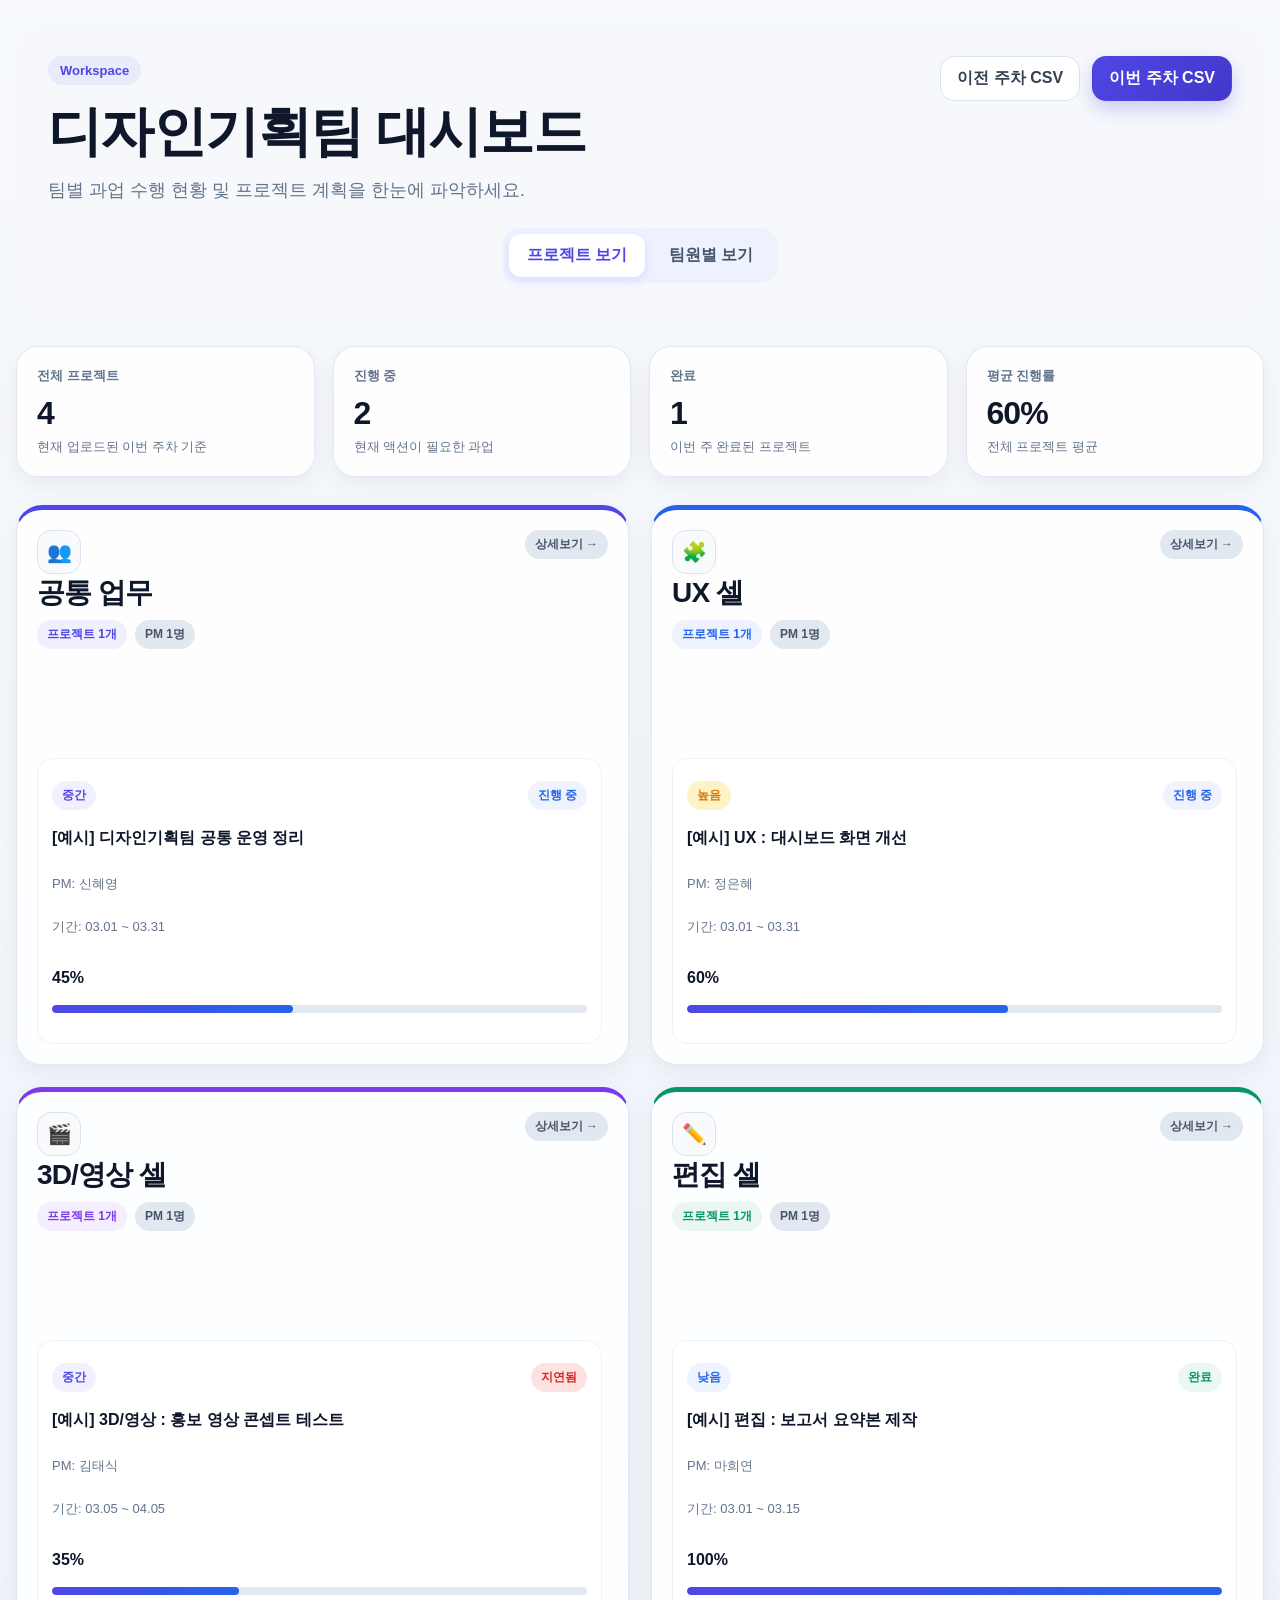
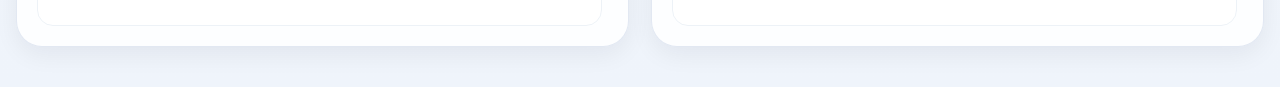
<file: index.html>
<!doctype html>
<html lang="ko">
<head>
  <meta charset="UTF-8" />
  <meta name="viewport" content="width=device-width, initial-scale=1.0" />
  <title>디자인기획팀 대시보드</title>
  <link rel="stylesheet" href="css/style.css" />
</head>
<body data-page="home">
  <div class="page-shell">
    <header class="hero-card">
      <div class="hero-chip">Workspace</div>
      <h1>디자인기획팀 대시보드</h1>
      <p class="hero-subtitle">팀별 과업 수행 현황 및 프로젝트 계획을 한눈에 파악하세요.</p>

      <div class="hero-actions">
        <div class="segmented" role="tablist" aria-label="보기 모드">
          <button id="view-project-btn" class="segmented__btn is-active" type="button">프로젝트 보기</button>
          <button id="view-member-btn" class="segmented__btn" type="button">팀원별 보기</button>
        </div>

        <div class="upload-actions">
          <label class="button button--ghost" for="csv-upload-previous">이전 주차 CSV</label>
          <input type="file" id="csv-upload-previous" accept=".csv" hidden />
          <label class="button button--primary" for="csv-upload-current">이번 주차 CSV</label>
          <input type="file" id="csv-upload-current" accept=".csv" hidden />
        </div>
      </div>
    </header>

    <section class="stats-grid" id="summary-stats"></section>

    <main>
      <section id="project-view" class="cells-grid"></section>
      <section id="member-view" class="stack hidden"></section>
    </main>
  </div>

  <div class="toast" id="toast"></div>

  <script type="module" src="js/home.js"></script>
</body>
</html>
</file>
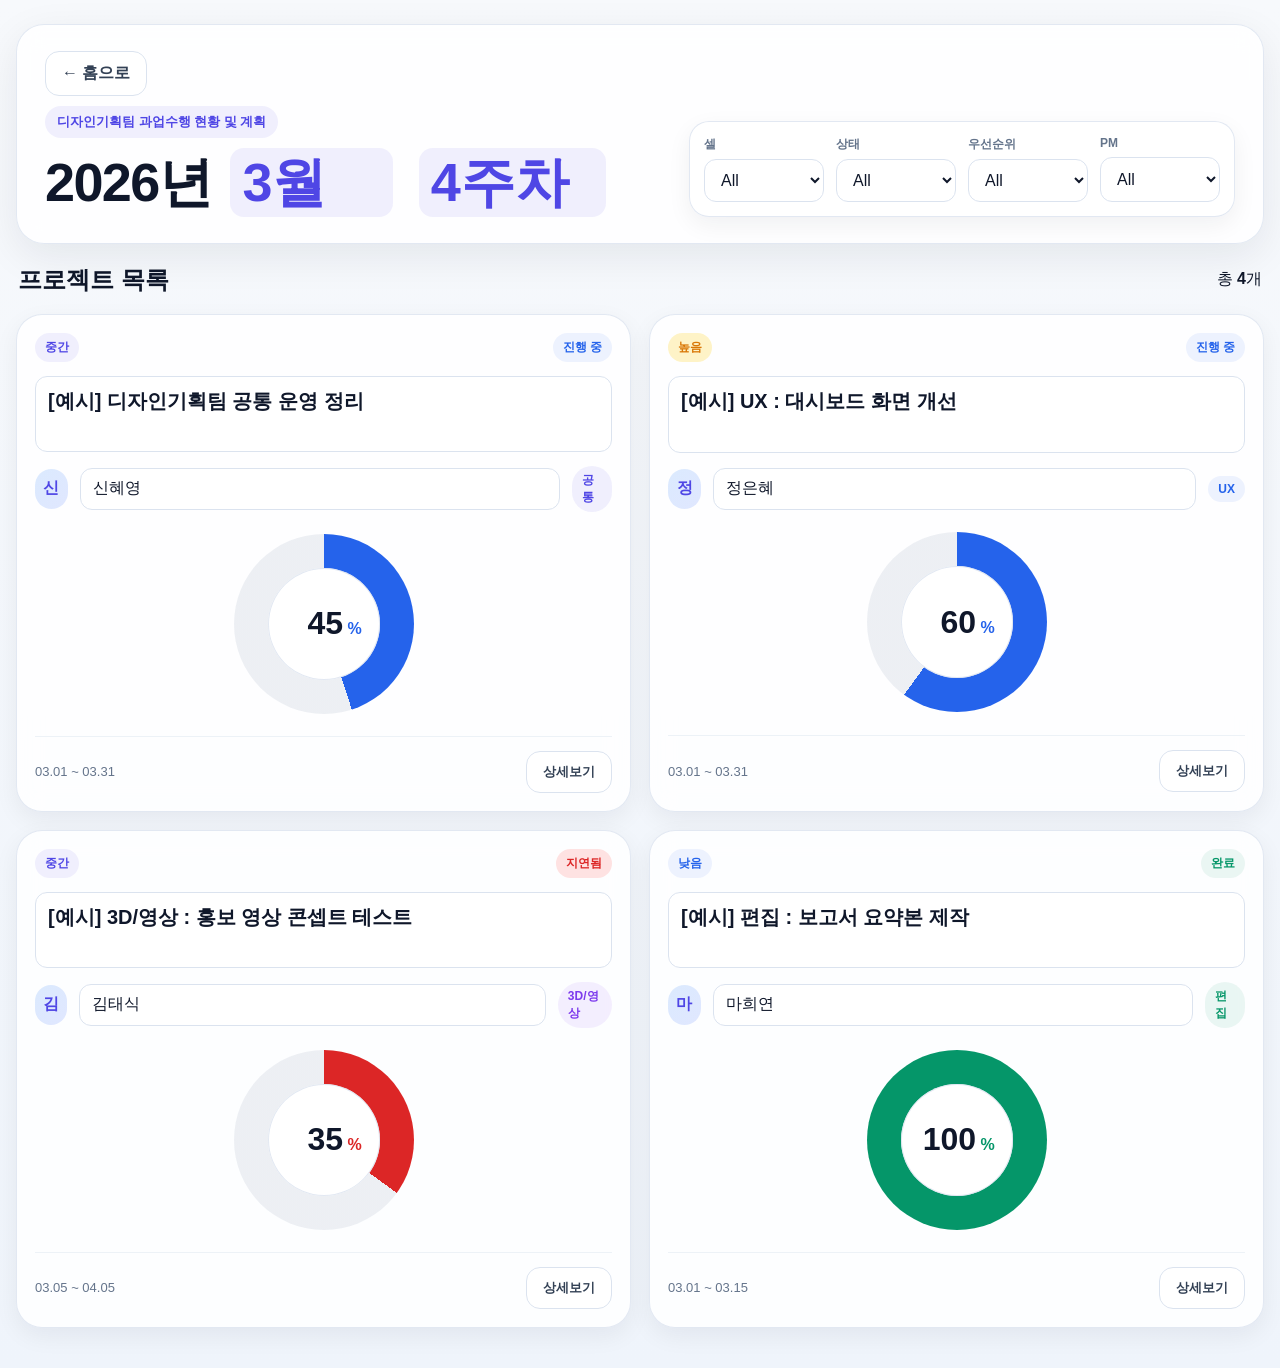
<file: dashboard.html>
<!doctype html>
<html lang="ko">
<head>
  <meta charset="UTF-8" />
  <meta name="viewport" content="width=device-width, initial-scale=1.0" />
  <title>프로젝트 대시보드</title>
  <link rel="stylesheet" href="css/style.css" />
</head>
<body data-page="dashboard">
  <div class="page-shell page-shell--wide">
    <header class="dashboard-header">
      <div>
        <a href="index.html" class="button button--ghost button--inline">← 홈으로</a>
        <div class="dashboard-title-wrap">
          <div class="eyebrow">디자인기획팀 과업수행 현황 및 계획</div>
          <h1 class="dashboard-title">2026년
            <select id="month-select" class="inline-select"></select>
            <select id="week-select" class="inline-select inline-select--small"></select>
          </h1>
        </div>
      </div>

      <div class="filters-card">
        <div class="filter-row">
          <label class="filter-control">
            <span>셀</span>
            <select id="filter-cell"></select>
          </label>
          <label class="filter-control">
            <span>상태</span>
            <select id="filter-status"></select>
          </label>
          <label class="filter-control">
            <span>우선순위</span>
            <select id="filter-priority"></select>
          </label>
          <label class="filter-control">
            <span>PM</span>
            <select id="filter-pm"></select>
          </label>
        </div>
      </div>
    </header>

    <section class="list-header">
      <h2>프로젝트 목록</h2>
      <p>총 <strong id="project-count">0</strong>개</p>
    </section>

    <section id="projects-grid" class="project-grid"></section>
    <div class="more-wrap hidden" id="more-wrap">
      <button id="toggle-more" class="button button--ghost" type="button">더보기</button>
    </div>
  </div>

  <div class="modal hidden" id="project-modal">
    <div class="modal__backdrop" data-close-modal="true"></div>
    <div class="modal__dialog modal__dialog--xl">
      <div class="modal__header">
        <div>
          <div class="eyebrow">프로젝트 상세 정보</div>
          <h3 id="modal-project-title">프로젝트</h3>
        </div>
        <button type="button" class="icon-button" data-close-modal="true">✕</button>
      </div>

      <div class="modal__body modal__body--three-col">
        <section class="detail-column detail-column--muted">
          <div class="detail-column__header">
            <h4 id="previous-title">이전 주차</h4>
            <span class="badge badge--neutral">Read-only</span>
          </div>
          <div id="previous-project-panel" class="detail-stack"></div>
        </section>

        <section class="detail-column">
          <div class="detail-column__header">
            <h4 id="current-title">이번 주차</h4>
            <span class="badge badge--indigo">수정 가능</span>
          </div>
          <div id="current-project-panel" class="detail-stack"></div>
        </section>

        <aside class="detail-column detail-column--gradient">
          <div class="detail-column__header detail-column__header--light">
            <h4>AI 주간 변화 분석</h4>
          </div>
          <div id="insights-panel" class="insights-list"></div>
        </aside>
      </div>

      <div class="modal__footer">
        <button type="button" class="button button--ghost" data-close-modal="true">닫기</button>
        <button type="button" class="button button--primary" id="save-project-btn">저장하기</button>
      </div>
    </div>
  </div>

  <div class="toast" id="toast"></div>

  <script type="module" src="js/dashboard.js"></script>
</body>
</html>
</file>
<file: css/style.css>
/* Base */
:root {
  --bg: #f6f8fc;
  --surface: #ffffff;
  --surface-soft: #f8fafc;
  --text: #0f172a;
  --muted: #64748b;
  --line: #dbe3ef;
  --shadow: 0 12px 40px rgba(15, 23, 42, 0.08);
  --shadow-soft: 0 8px 24px rgba(15, 23, 42, 0.06);
  --radius-xl: 28px;
  --radius-lg: 20px;
  --radius-md: 14px;
  --indigo: #4f46e5;
  --blue: #2563eb;
  --purple: #7c3aed;
  --emerald: #059669;
  --amber: #d97706;
  --red: #dc2626;
  --gray: #94a3b8;
}

* { box-sizing: border-box; }
html, body { margin: 0; padding: 0; }
body {
  font-family: "Pretendard", "Noto Sans KR", Arial, sans-serif;
  background: linear-gradient(180deg, #f7f9fc 0%, #eff4fb 100%);
  color: var(--text);
}
button, input, textarea, select { font: inherit; }
a { color: inherit; text-decoration: none; }
.hidden { display: none !important; }
.stack { display: grid; gap: 24px; }
.page-shell {
  width: min(1600px, calc(100vw - 32px));
  margin: 24px auto 40px;
}
.page-shell--wide { width: min(1780px, calc(100vw - 32px)); }
.hero-card, .dashboard-header, .filters-card, .stat-card, .cell-card, .member-section, .project-card, .panel, .detail-card {
  background: rgba(255,255,255,.86);
  backdrop-filter: blur(12px);
}
.hero-card {
  border-radius: var(--radius-xl);
  padding: 32px;
  display: grid;
  gap: 18px;
  background:#f6f8fc;
}
.hero-chip, .eyebrow {
  display: inline-flex;
  align-items: center;
  gap: 8px;
  padding: 7px 12px;
  border-radius: 999px;
  background: rgba(79, 70, 229, .08);
  color: var(--indigo);
  font-size: 13px;
  font-weight: 700;
  width: fit-content;
}
.hero-card h1, .dashboard-title {
  margin: 0;
  font-size: clamp(30px, 5vw, 54px);
  line-height: 1.05;
  letter-spacing: -0.03em;
  font-weight: 900;
}
.hero-subtitle {
  margin: 0;
  color: var(--muted);
  font-size: 18px;
}
.hero-actions {
  display: flex;
  justify-content: center;
  align-items: center;
  width: 100%;
  min-height: 72px;
}

.upload-actions {
  position: absolute;
  top: 32px;
  right: 32px;
  display: flex;
  align-items: center;
  gap: 12px;
}
.upload-actions {
  display: flex;
  justify-content: flex-end;
  align-items: center;
  gap: 12px;
  width: 100%;
}
.segmented {
  background: #eef2ff;
  padding: 6px;
  border-radius: 16px;
  display: inline-flex;
  gap: 6px;
}
.segmented__btn {
  border: none;
  background: transparent;
  color: #475569;
  font-weight: 700;
  padding: 11px 18px;
  border-radius: 12px;
  cursor: pointer;
}
.segmented__btn.is-active {
  background: #fff;
  color: var(--indigo);
  box-shadow: 0 4px 12px rgba(79, 70, 229, .12);
}
.upload-actions {
  display: flex;
  gap: 12px;
  flex-wrap: wrap;
}
.button {
  border: 1px solid transparent;
  border-radius: 14px;
  padding: 11px 16px;
  font-weight: 700;
  cursor: pointer;
  transition: .2s ease;
  display: inline-flex;
  align-items: center;
  justify-content: center;
  gap: 8px;
}
.button:hover { transform: translateY(-1px); }
.button--primary {
  background: linear-gradient(135deg, #4f46e5 0%, #4338ca 100%);
  color: #fff;
  box-shadow: 0 8px 18px rgba(79, 70, 229, .25);
}
.button--ghost {
  background: #fff;
  border-color: var(--line);
  color: #334155;
}
.button--inline { margin-bottom: 10px; }
.button--danger {
  background: #fff;
  color: var(--red);
  border-color: #fecaca;
}
.stats-grid {
  display: grid;
  grid-template-columns: repeat(4, minmax(0, 1fr));
  gap: 18px;
  margin: 22px 0 28px;
}
.stat-card {
  border: 1px solid rgba(219, 227, 239, .8);
  border-radius: 22px;
  padding: 20px;
  box-shadow: var(--shadow-soft);
}
.stat-card__label {
  font-size: 13px;
  color: var(--muted);
  font-weight: 700;
}
.stat-card__value {
  margin-top: 10px;
  font-size: 32px;
  font-weight: 900;
  letter-spacing: -0.03em;
}
.stat-card__sub {
  margin-top: 6px;
  color: var(--muted);
  font-size: 13px;
}
.cells-grid {
  display: grid;
  grid-template-columns: repeat(4, minmax(0, 1fr));
  gap: 22px;
}
.cell-card, .member-section, .project-card, .detail-card, .panel {
  border: 1px solid rgba(219, 227, 239, .8);
  border-radius: 26px;
  box-shadow: var(--shadow-soft);
}
.cell-card {
  padding: 20px;
  min-height: 560px;
  display: grid;
  gap: 16px;
  cursor: pointer;
  transition: .2s ease;
}
.cell-card:hover, .project-card:hover { transform: translateY(-2px); }
.cell-card--ux { border-top: 5px solid var(--blue); }
.cell-card--3d { border-top: 5px solid var(--purple); }
.cell-card--edit { border-top: 5px solid var(--emerald); }
.cell-card--common { border-top: 5px solid var(--indigo); }
.cell-card__head, .member-section__head {
  display: flex;
  justify-content: space-between;
  align-items: flex-start;
  gap: 10px;
}
.cell-card__title, .member-section__title {
  margin: 0;
  font-size: 28px;
  font-weight: 900;
  letter-spacing: -0.03em;
}
.cell-card__meta, .member-section__meta {
  display: flex;
  flex-wrap: wrap;
  gap: 8px;
  margin-top: 8px;
}
.badge {
  display: inline-flex;
  align-items: center;
  gap: 6px;
  padding: 6px 10px;
  border-radius: 999px;
  font-size: 12px;
  font-weight: 700;
}
.badge--indigo { background: rgba(79, 70, 229, .08); color: var(--indigo); }
.badge--blue { background: rgba(37, 99, 235, .08); color: var(--blue); }
.badge--purple { background: rgba(124, 58, 237, .08); color: var(--purple); }
.badge--emerald { background: rgba(5, 150, 105, .08); color: var(--emerald); }
.badge--neutral { background: #e2e8f0; color: #475569; }
.badge--red { background: #fee2e2; color: var(--red); }
.badge--amber { background: #fef3c7; color: var(--amber); }
.badge--gray { background: #e2e8f0; color: #475569; }
.icon-chip {
  width: 44px;
  height: 44px;
  border-radius: 14px;
  display: grid;
  place-items: center;
  font-size: 20px;
  background: #f8fafc;
  border: 1px solid var(--line);
}
.list {
  display: grid;
  gap: 10px;
  min-height: 0;
}
.scrollable {
  overflow: auto;
  padding-right: 6px;
}
.task-card {
  border: 1px solid #edf2f7;
  background: rgba(255,255,255,.95);
  border-radius: 16px;
  padding: 14px;
  display: grid;
  gap: 10px;
}
.task-card__top {
  display: flex;
  align-items: center;
  justify-content: space-between;
  gap: 8px;
}
.task-card__title {
  font-weight: 800;
  line-height: 1.35;
}
.task-card__sub, .muted, .empty-state {
  color: var(--muted);
  font-size: 13px;
}
.progress-row {
  display: flex;
  align-items: center;
  justify-content: space-between;
  gap: 10px;
}
.progress-bar {
  width: 100%;
  height: 8px;
  border-radius: 999px;
  background: #e2e8f0;
  overflow: hidden;
}
.progress-bar > span {
  display: block;
  height: 100%;
  background: linear-gradient(90deg, #4f46e5, #2563eb);
  border-radius: inherit;
}
.member-section {
  padding: 20px;
  display: grid;
  gap: 16px;
  cursor: pointer;
  transition: transform 0.2s ease, box-shadow 0.2s ease, background-color 0.2s ease;
}

.member-section:hover {
  transform: translateY(-2px);
  box-shadow: 0 12px 28px rgba(15, 23, 42, 0.10);
  background: rgba(255, 255, 255, 0.96);
}

.member-section__head {
  display: flex;
  justify-content: space-between;
  gap: 10px;
}

.member-section__head:hover {
  background-color: transparent;
  border-radius: 0;
}
.member-grid {
  display: grid;
  grid-template-columns: repeat(1, minmax(0, 1fr));
  gap: 14px;
}
.member-card {
  border: 1px solid #e9eef5;
  background: rgba(255,255,255,.95);
  border-radius: 18px;
  padding: 14px;
  display: grid;
  gap: 12px;
}
.accordion-icon {
  width: 36px;
  height: 36px;
  display: inline-flex;
  align-items: center;
  justify-content: center;
  border-radius: 999px;
  background: #eef2ff;
  border: 1px solid #dbe3ef;
  color: #334155;
  font-size: 14px;
  transition: transform 0.2s ease, background-color 0.2s ease;
}
.accordion-content.collapsed {
  display: none;
}
.accordion-content {
  transition: all 0.3s ease;
}
.member-name { margin: 0; font-size: 18px; font-weight: 800; }
.member-role { margin: 4px 0 0; color: var(--muted); font-size: 13px; }
.member-projects { display: grid; gap: 8px; }
.member-project-item {
  border-top: 1px solid #eef2f7;
  padding-top: 8px;
  display: grid;
  gap: 4px;
}
.dashboard-header {
  display: flex;
  justify-content: space-between;
  gap: 20px;
  align-items: end;
  padding: 26px 28px;
  border: 1px solid rgba(219, 227, 239, .8);
  border-radius: var(--radius-xl);
  box-shadow: var(--shadow);
  margin-bottom: 20px;
}
.dashboard-title-wrap { display: grid; gap: 10px; }
.filters-card {
  border-radius: 20px;
  padding: 14px;
  border: 1px solid rgba(219, 227, 239, .8);
  box-shadow: var(--shadow-soft);
}
.filter-row {
  display: grid;
  grid-template-columns: repeat(4, minmax(0, 1fr));
  gap: 12px;
}
.filter-control {
  display: grid;
  gap: 6px;
  min-width: 120px;
}
.filter-control span {
  color: var(--muted);
  font-size: 12px;
  font-weight: 700;
}
select, input[type="text"], input[type="number"], input[type="date"], textarea {
  border: 1px solid var(--line);
  background: #fff;
  color: var(--text);
  width: 100%;
  border-radius: 12px;
  padding: 11px 12px;
  outline: none;
}
select:focus, input:focus, textarea:focus {
  border-color: rgba(79, 70, 229, .55);
  box-shadow: 0 0 0 4px rgba(79, 70, 229, .08);
}
.inline-select {
  appearance: none;
  border: none;
  background: rgba(79, 70, 229, .08);
  color: var(--indigo);
  width: auto;
  min-width: 110px;
  font-size: inherit;
  font-weight: inherit;
  padding: 6px 36px 6px 12px;
  border-radius: 14px;
  margin: 0 6px;
}
.inline-select--small { min-width: 100px; }
.list-header {
  display: flex;
  justify-content: space-between;
  align-items: center;
  margin: 6px 2px 18px;
}
.list-header h2, .list-header p { margin: 0; }
.project-grid {
  display: grid;
  grid-template-columns: repeat(2, minmax(0, 1fr));
  gap: 18px;
}
.project-card {
  padding: 18px;
  display: grid;
  gap: 14px;
}
.project-card__top, .project-card__bottom {
  display: flex;
  justify-content: space-between;
  align-items: start;
  gap: 12px;
}
.priority-wrap, .status-wrap {
  position: relative;
}
.priority-wrap select, .status-wrap select {
  position: absolute;
  inset: 0;
  opacity: 0;
  cursor: pointer;
}
.project-name {
  font-size: 20px;
  font-weight: 900;
  line-height: 1.3;
  resize: none;
  min-height: 62px;
}
.pm-row {
  display: flex;
  align-items: center;
  gap: 12px;
}
.pm-avatar {
  width: 40px;
  height: 40px;
  border-radius: 999px;
  display: grid;
  place-items: center;
  background: linear-gradient(135deg, #dbeafe, #e0e7ff);
  color: var(--indigo);
  font-weight: 900;
}
.progress-circle {
  --value: 0;
  --color: var(--blue);
  width: 180px;
  height: 180px;
  border-radius: 50%;
  margin: 8px auto;
  display: grid;
  place-items: center;
  background: conic-gradient(var(--color) calc(var(--value) * 1%), rgba(148, 163, 184, .16) 0);
}
.progress-circle__inner {
  width: 112px;
  height: 112px;
  border-radius: 50%;
  background: #fff;
  display: flex;
  align-items: center;
  justify-content: center;
  gap: 4px;
  box-shadow: inset 0 0 0 1px rgba(219, 227, 239, .8);
}

input.progress-input {
  background: transparent !important;
  border: none !important;
  box-shadow: none !important;
  border-radius: 0 !important;
  padding: 0 !important;
  outline: none !important;
  width: 58px;
  text-align: right;
  appearance: textfield;
  font-size: 32px;
  font-weight: 800;
  line-height: 1;
}
input.progress-input:focus {
  background: transparent !important;
  border: none !important;
  box-shadow: none !important;
  outline: none !important;
}
input.progress-input::-webkit-outer-spin-button,
input.progress-input::-webkit-inner-spin-button {
  -webkit-appearance: none;
  margin: 0;
}
.project-card__bottom {
  align-items: center;
  border-top: 1px solid #edf2f7;
  padding-top: 14px;
  color: var(--muted);
  font-size: 13px;
}
.more-wrap { display: flex; justify-content: center; margin-top: 22px; }
.modal {
  position: fixed;
  inset: 0;
  z-index: 50;
}
.modal__backdrop {
  position: absolute;
  inset: 0;
  background: rgba(15, 23, 42, .55);
  backdrop-filter: blur(3px);
}
.modal__dialog {
  position: relative;
  z-index: 1;
  width: min(1780px, calc(100vw - 20px));
  max-height: calc(100vh - 20px);
  margin: 10px auto;
  background: #fff;
  border-radius: 28px;
  overflow: hidden;
  box-shadow: 0 24px 60px rgba(15, 23, 42, .28);
  display: flex;
  flex-direction: column;
}
.modal__header, .modal__footer {
  padding: 18px 24px;
  display: flex;
  justify-content: space-between;
  align-items: center;
  gap: 12px;
}
.modal__header { border-bottom: 1px solid #edf2f7; background: rgba(248,250,252,.9); }
.modal__footer { border-top: 1px solid #edf2f7; background: rgba(248,250,252,.9); justify-content: flex-end; }
.icon-button {
  border: none;
  background: #fff;
  border: 1px solid var(--line);
  width: 40px;
  height: 40px;
  border-radius: 999px;
  cursor: pointer;
  transition: .2s ease;
}
.icon-button:hover:not(:disabled) {
  background: #f0f4ff;
  border-color: var(--indigo);
  color: var(--indigo);
}
.icon-button:disabled {
  opacity: 0.5;
  cursor: not-allowed;
}
.modal__body {
  padding: 20px;
  background: #f8fafc;
  overflow: auto;
}
.modal__body--three-col {
  display: grid;
  grid-template-columns: 0.85fr 1.35fr 0.8fr;
  gap: 18px;
}
.detail-column {
  min-height: 0;
  display: flex;
  flex-direction: column;
  gap: 12px;
}
.detail-column--muted {
  opacity: .9;
}
.detail-column--gradient {
  background: linear-gradient(135deg, #2563eb 0%, #4f46e5 55%, #7c3aed 100%);
  border-radius: 24px;
  padding: 18px;
  color: #fff;
}
.detail-column__header {
  display: flex;
  justify-content: space-between;
  align-items: center;
  gap: 10px;
}
.detail-column__header h4 { margin: 0; font-size: 18px; }
.detail-column__header--light h4 { color: #fff; }
.detail-stack { display: grid; gap: 12px; }
.detail-card, .panel {
  padding: 16px;
  background: #fff;
}
.detail-card h5, .panel h5 {
  margin: 0 0 10px;
  font-size: 13px;
  color: #334155;
}
.detail-grid {
  display: grid;
  grid-template-columns: repeat(2, minmax(0, 1fr));
  gap: 12px;
}
.detail-item {
  display: grid;
  gap: 6px;
}
.detail-item__label {
  font-size: 11px;
  color: var(--muted);
  font-weight: 800;
  text-transform: uppercase;
  letter-spacing: .06em;
}
.detail-value {
  font-size: 14px;
  line-height: 1.5;
}
.readonly {
  background: #f8fafc;
}
.detail-card--attachments {
  max-height: 150px;
  overflow-y: auto;
}
.members-editor {
  display: grid;
  gap: 10px;
}
.member-edit-row {
  display: grid;
  grid-template-columns: 1fr 1.6fr auto;
  gap: 8px;
}
.members-view {
  display: grid;
  gap: 8px;
}
.insights-list {
  display: grid;
  gap: 12px;
}
.insight-card {
  background: rgba(255,255,255,.14);
  border: 1px solid rgba(255,255,255,.16);
  border-radius: 18px;
  padding: 14px;
  display: grid;
  gap: 8px;
}
.insight-card__title {
  font-weight: 900;
  font-size: 15px;
}
.insight-card__body {
  font-size: 13px;
  line-height: 1.55;
  color: rgba(255,255,255,.88);
}
.link-preview {
  display: inline-flex;
  gap: 8px;
  align-items: center;
  word-break: break-all;
  color: var(--indigo);
  font-size: 13px;
}
.toast {
  position: fixed;
  left: 50%;
  bottom: 24px;
  transform: translateX(-50%) translateY(12px);
  background: rgba(15, 23, 42, .88);
  color: #fff;
  padding: 12px 16px;
  border-radius: 999px;
  box-shadow: 0 12px 32px rgba(15, 23, 42, .22);
  opacity: 0;
  pointer-events: none;
  transition: .25s ease;
  font-size: 14px;
  z-index: 60;
}
.toast.is-visible {
  opacity: 1;
  transform: translateX(-50%) translateY(0);
}
.empty-state {
  border: 1px dashed var(--line);
  border-radius: 18px;
  padding: 18px;
  text-align: center;
  background: #fff;
}
.hr { height: 1px; background: #edf2f7; margin: 4px 0; }
@media (max-width: 1320px) {
  .cells-grid { grid-template-columns: repeat(2, minmax(0, 1fr)); }
  .modal__body--three-col { grid-template-columns: 1fr; }
}
@media (max-width: 1100px) {
  .dashboard-header { grid-template-columns: 1fr; align-items: stretch; }
  .dashboard-header { display: grid; }
  .project-grid { grid-template-columns: 1fr; }
  .filter-row { grid-template-columns: repeat(2, minmax(0, 1fr)); }
}
@media (max-width: 860px) {
  .stats-grid, .cells-grid, .member-grid { grid-template-columns: 1fr; }
  .hero-card, .dashboard-header { padding: 22px; }
  .hero-actions { align-items: stretch; }
  .upload-actions { width: 100%; }
  .upload-actions .button { flex: 1; }
  .member-edit-row, .detail-grid, .filter-row { grid-template-columns: 1fr; }
}
</file>
